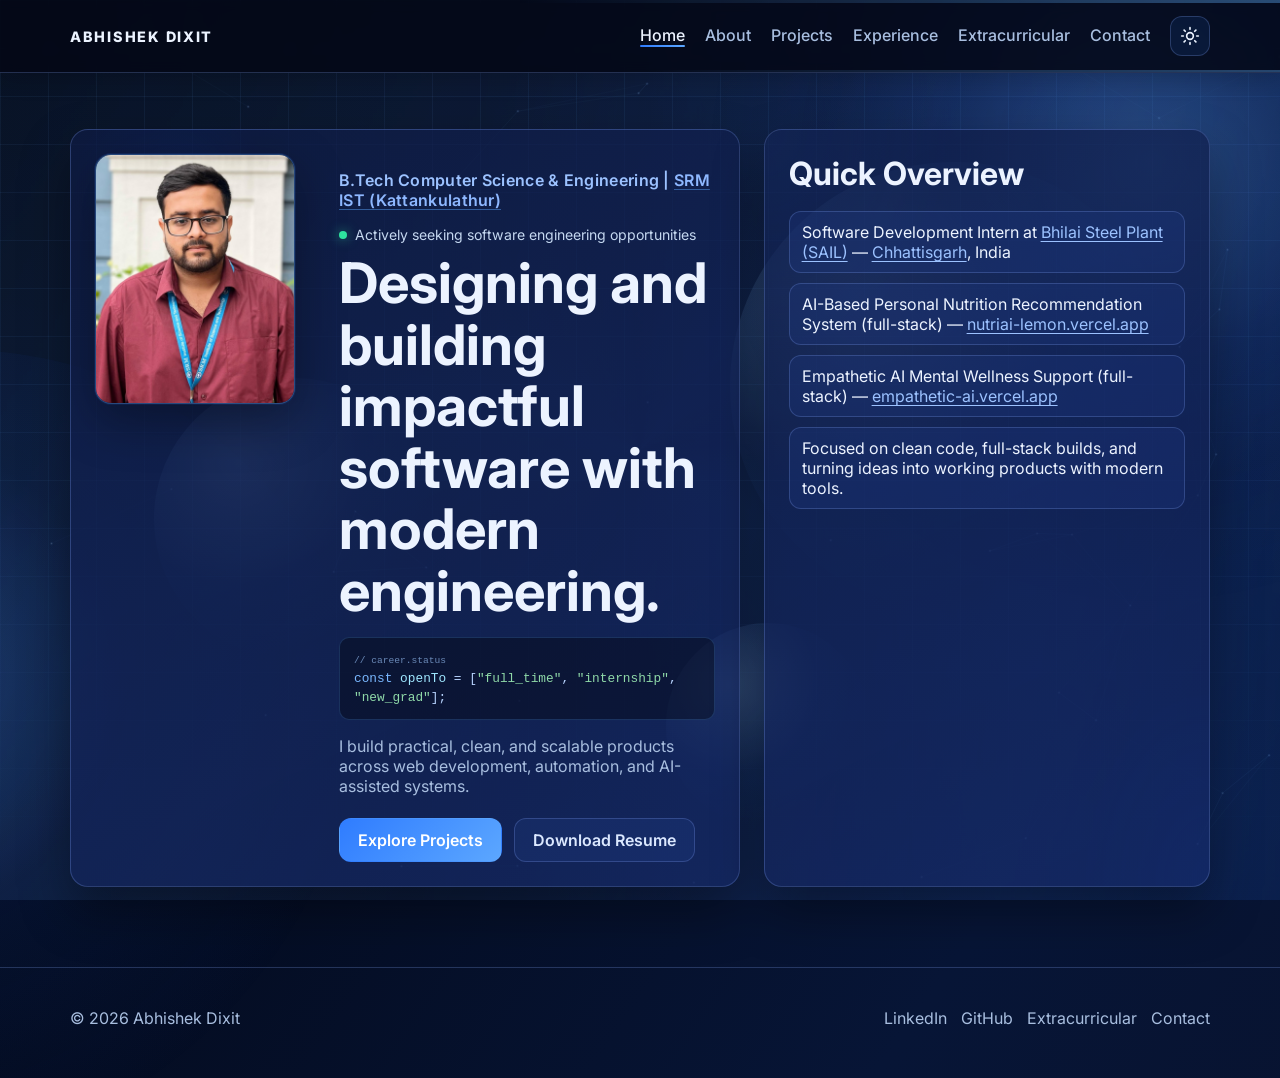
<file: index.html>
<!DOCTYPE html>
<html lang="en" data-theme="dark">
  <head>
    <meta charset="UTF-8" />
    <meta name="viewport" content="width=device-width, initial-scale=1.0" />
    <title>ABHISHEK DIXIT</title>
    <meta
      name="description"
      content="Abhishek Dixit — B.Tech CSE, software developer. Actively seeking software engineering opportunities."
    />
    <link rel="preconnect" href="https://fonts.googleapis.com" />
    <link rel="preconnect" href="https://fonts.gstatic.com" crossorigin />
    <link
      href="https://fonts.googleapis.com/css2?family=Inter:wght@400;500;600;700;800&display=swap"
      rel="stylesheet"
    />
    <link rel="stylesheet" href="styles.css" />
    <script>
      (function () {
        try {
          var t = localStorage.getItem("portfolio-theme");
          if (t === "light" || t === "dark") {
            document.documentElement.setAttribute("data-theme", t);
          } else {
            document.documentElement.setAttribute("data-theme", "dark");
          }
        } catch (e) {
          document.documentElement.setAttribute("data-theme", "dark");
        }
      })();
    </script>
  </head>
  <body>
    <div class="fx-backdrop" id="fxBackdrop" aria-hidden="true">
      <div class="fx-aurora" aria-hidden="true"></div>
      <div class="fx-mesh-conic" aria-hidden="true"></div>
      <div class="fx-orb-decor fx-orb-decor--1" aria-hidden="true"></div>
      <div class="fx-orb-decor fx-orb-decor--2" aria-hidden="true"></div>
      <div class="fx-orb-decor fx-orb-decor--3" aria-hidden="true"></div>
      <canvas class="fx-canvas" id="fxCanvas" width="1" height="1"></canvas>
    </div>
    <header class="site-header">
      <div class="container nav-wrap">
        <a class="brand" href="index.html">ABHISHEK DIXIT</a>
        <nav class="nav" id="navMenu">
          <a class="active" href="index.html">Home</a>
          <a href="about.html">About</a>
          <a href="projects.html">Projects</a>
          <a href="experience.html">Experience</a>
          <a href="extracurricular.html">Extracurricular</a>
          <a href="contact.html">Contact</a>
        </nav>
        <div class="header-end">
          <button
            class="theme-toggle"
            id="themeToggle"
            type="button"
            title="Light or dark theme"
            aria-label="Switch to light mode"
          >
            <span class="theme-icon theme-icon--sun" aria-hidden="true"
              ><svg
                width="20"
                height="20"
                viewBox="0 0 24 24"
                fill="none"
                stroke="currentColor"
                stroke-width="2"
                stroke-linecap="round"
                stroke-linejoin="round"
              >
                <circle cx="12" cy="12" r="4" />
                <path
                  d="M12 2v2M12 20v2M4.93 4.93l1.41 1.41M17.66 17.66l1.41 1.41M2 12h2M20 12h2M4.93 19.07l1.41-1.41M17.66 6.34l1.41-1.41"
                />
              </svg
            ></span>
            <span class="theme-icon theme-icon--moon" aria-hidden="true"
              ><svg
                width="20"
                height="20"
                viewBox="0 0 24 24"
                fill="none"
                stroke="currentColor"
                stroke-width="2"
                stroke-linecap="round"
                stroke-linejoin="round"
              >
                <path d="M21 12.79A9 9 0 1 1 11.21 3 7 7 0 0 0 21 12.79z" />
              </svg
            ></span>
          </button>
          <button
            type="button"
            class="menu-toggle"
            id="menuToggle"
            aria-label="Toggle navigation"
            aria-controls="navMenu"
            aria-expanded="false"
          >
            <span></span><span></span><span></span>
          </button>
        </div>
      </div>
    </header>

    <main class="page">
      <section class="container hero">
        <article class="card card-hero">
          <div class="hero-with-photo">
            <div class="profile-wrap profile-wrap--hero" title="Abhishek Dixit">
              <img
                src="profile.jpg"
                width="400"
                height="480"
                alt="Abhishek Dixit — B.Tech CSE, SRM IST"
                class="profile-photo"
                loading="eager"
                decoding="async"
              />
            </div>
            <div class="hero-text">
              <p class="eyebrow">
                B.Tech Computer Science &amp; Engineering |
                <a
                  class="ext-link"
                  href="https://www.srmist.edu.in/"
                  target="_blank"
                  rel="noopener noreferrer"
                  >SRM IST (Kattankulathur)</a
                >
              </p>
              <p class="status-line">
                <span class="status-dot" aria-hidden="true"></span>
                Actively seeking software engineering opportunities
              </p>
              <h1>Designing and building impactful software with modern engineering.</h1>
              <p class="code-snippet" aria-hidden="true">
                <span class="code-muted">// career.status</span><br />
                <span class="code-kw">const</span> <span class="code-name">openTo</span> =
                [<span class="code-str">"full_time"</span>, <span class="code-str">"internship"</span>,
                <span class="code-str">"new_grad"</span>];
              </p>
              <p class="muted">
                I build practical, clean, and scalable products across web development,
                automation, and AI-assisted systems.
              </p>
              <div class="cta">
                <a class="btn btn-primary" href="projects.html">Explore Projects</a>
                <a class="btn btn-ghost" href="resume.pdf" download>Download Resume</a>
              </div>
            </div>
          </div>
        </article>

        <article class="card">
          <h2 class="section-title">Quick Overview</h2>
          <ul class="stats">
            <li>
              Software Development Intern at
              <a
                class="ext-link"
                href="https://www.sail.co.in/en/plants/bhilai-steel-plant"
                target="_blank"
                rel="noopener noreferrer"
                >Bhilai Steel Plant (SAIL)</a
              >
              —
              <a
                class="ext-link"
                href="https://cgstate.gov.in/"
                target="_blank"
                rel="noopener noreferrer"
                >Chhattisgarh</a
              >, India
            </li>
            <li>
              AI-Based Personal Nutrition Recommendation System (full-stack) —
              <a
                class="ext-link"
                href="https://nutriai-lemon.vercel.app"
                target="_blank"
                rel="noopener noreferrer"
                >nutriai-lemon.vercel.app</a
              >
            </li>
            <li>
              Empathetic AI Mental Wellness Support (full-stack) —
              <a
                class="ext-link"
                href="https://empathetic-ai.vercel.app/"
                target="_blank"
                rel="noopener noreferrer"
                >empathetic-ai.vercel.app</a
              >
            </li>
            <li>
              Focused on clean code, full-stack builds, and turning ideas into working products with modern tools.
            </li>
          </ul>
        </article>
      </section>
    </main>

    <footer class="site-footer">
      <div class="container footer-wrap">
        <p class="muted">© <span id="year"></span> Abhishek Dixit</p>
        <div class="footer-links">
          <a href="https://linkedin.com/in/abhishek-dixit-203904288" target="_blank" rel="noreferrer">LinkedIn</a>
          <a href="https://github.com/abhishekdixit4" target="_blank" rel="noreferrer">GitHub</a>
          <a href="extracurricular.html">Extracurricular</a>
          <a href="contact.html">Contact</a>
        </div>
      </div>
    </footer>
    <script src="script.js"></script>
  </body>
</html>
</file>
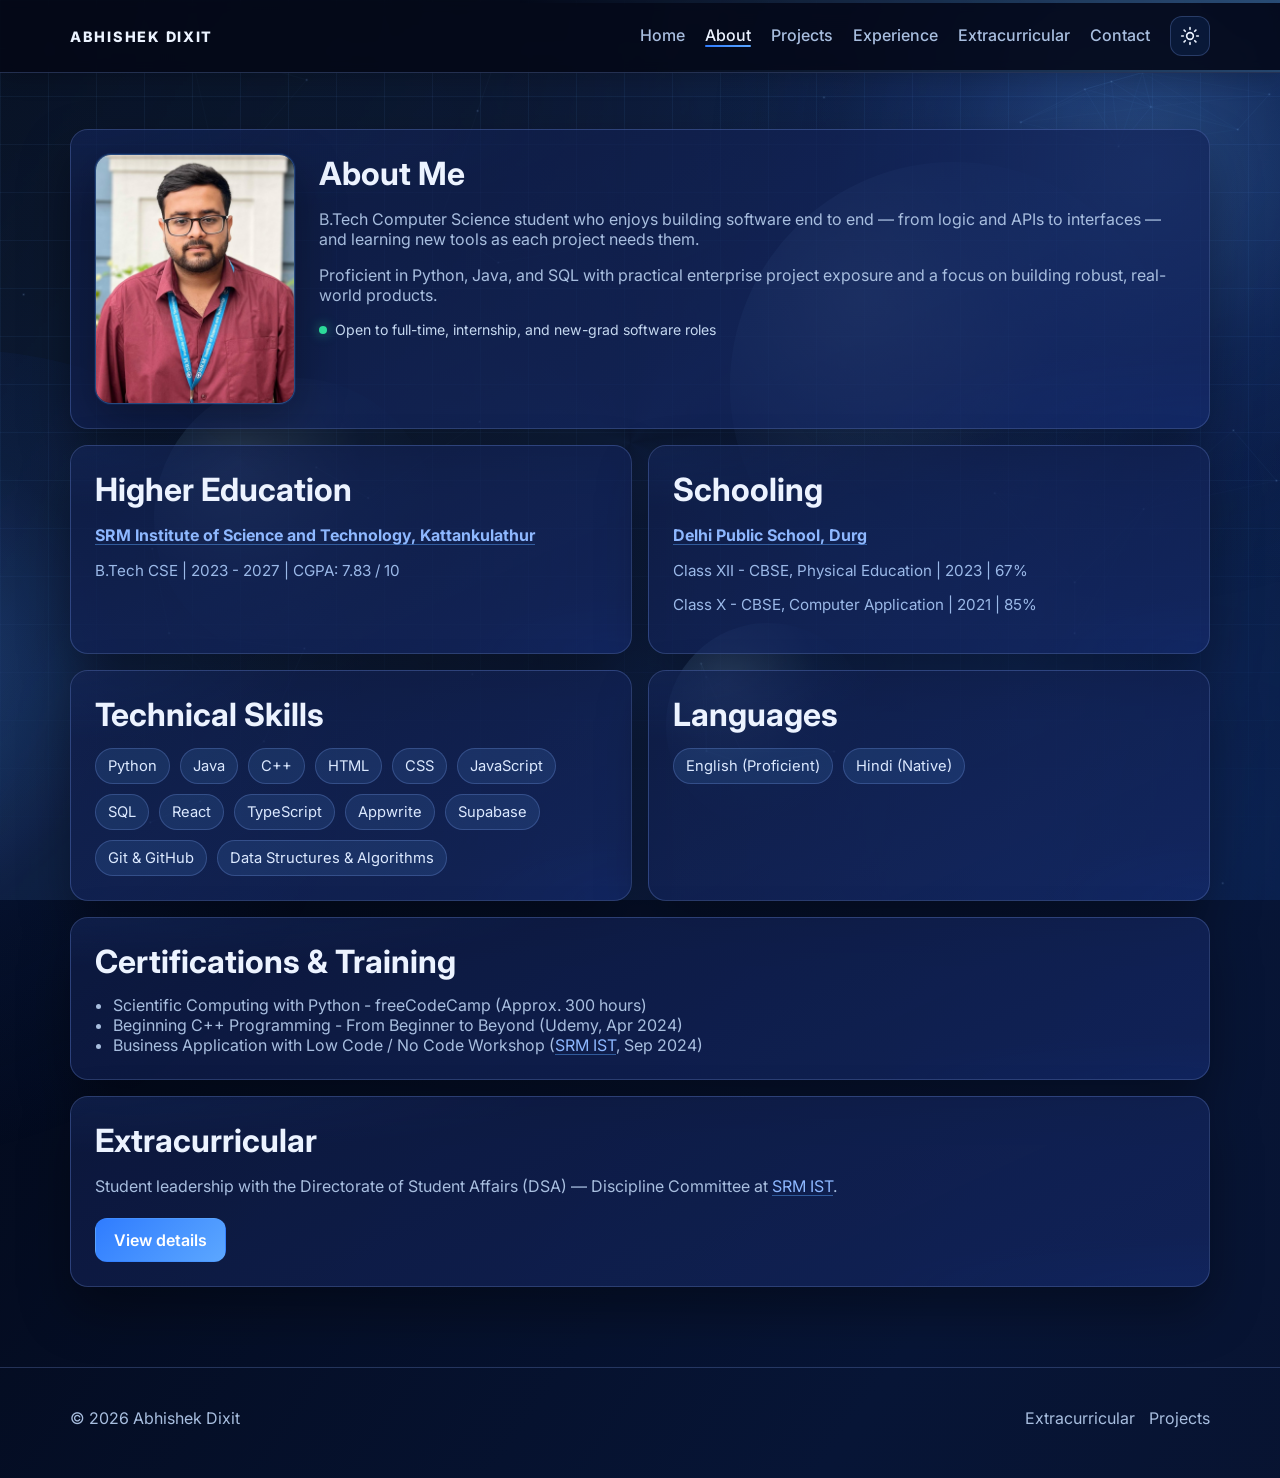
<file: about.html>
<!DOCTYPE html>
<html lang="en" data-theme="dark">
  <head>
    <meta charset="UTF-8" />
    <meta name="viewport" content="width=device-width, initial-scale=1.0" />
    <title>ABHISHEK DIXIT</title>
    <link rel="preconnect" href="https://fonts.googleapis.com" />
    <link rel="preconnect" href="https://fonts.gstatic.com" crossorigin />
    <link
      href="https://fonts.googleapis.com/css2?family=Inter:wght@400;500;600;700;800&display=swap"
      rel="stylesheet"
    />
    <link rel="stylesheet" href="styles.css" />
    <script>
      (function () {
        try {
          var t = localStorage.getItem("portfolio-theme");
          if (t === "light" || t === "dark") {
            document.documentElement.setAttribute("data-theme", t);
          } else {
            document.documentElement.setAttribute("data-theme", "dark");
          }
        } catch (e) {
          document.documentElement.setAttribute("data-theme", "dark");
        }
      })();
    </script>
  </head>
  <body>
    <div class="fx-backdrop" id="fxBackdrop" aria-hidden="true">
      <div class="fx-aurora" aria-hidden="true"></div>
      <div class="fx-mesh-conic" aria-hidden="true"></div>
      <div class="fx-orb-decor fx-orb-decor--1" aria-hidden="true"></div>
      <div class="fx-orb-decor fx-orb-decor--2" aria-hidden="true"></div>
      <div class="fx-orb-decor fx-orb-decor--3" aria-hidden="true"></div>
      <canvas class="fx-canvas" id="fxCanvas" width="1" height="1"></canvas>
    </div>
    <header class="site-header">
      <div class="container nav-wrap">
        <a class="brand" href="index.html">ABHISHEK DIXIT</a>
        <nav class="nav" id="navMenu">
          <a href="index.html">Home</a>
          <a class="active" href="about.html">About</a>
          <a href="projects.html">Projects</a>
          <a href="experience.html">Experience</a>
          <a href="extracurricular.html">Extracurricular</a>
          <a href="contact.html">Contact</a>
        </nav>
        <div class="header-end">
          <button
            class="theme-toggle"
            id="themeToggle"
            type="button"
            title="Light or dark theme"
            aria-label="Switch to light mode"
          >
            <span class="theme-icon theme-icon--sun" aria-hidden="true"
              ><svg
                width="20"
                height="20"
                viewBox="0 0 24 24"
                fill="none"
                stroke="currentColor"
                stroke-width="2"
                stroke-linecap="round"
                stroke-linejoin="round"
              >
                <circle cx="12" cy="12" r="4" />
                <path
                  d="M12 2v2M12 20v2M4.93 4.93l1.41 1.41M17.66 17.66l1.41 1.41M2 12h2M20 12h2M4.93 19.07l1.41-1.41M17.66 6.34l1.41-1.41"
                />
              </svg
            ></span>
            <span class="theme-icon theme-icon--moon" aria-hidden="true"
              ><svg
                width="20"
                height="20"
                viewBox="0 0 24 24"
                fill="none"
                stroke="currentColor"
                stroke-width="2"
                stroke-linecap="round"
                stroke-linejoin="round"
              >
                <path d="M21 12.79A9 9 0 1 1 11.21 3 7 7 0 0 0 21 12.79z" />
              </svg
            ></span>
          </button>
          <button
            type="button"
            class="menu-toggle"
            id="menuToggle"
            aria-label="Toggle navigation"
            aria-controls="navMenu"
            aria-expanded="false"
          >
            <span></span><span></span><span></span>
          </button>
        </div>
      </div>
    </header>

    <main class="page">
      <section class="container stack">
        <article class="card about-lead">
          <div class="about-with-photo">
            <div class="profile-wrap" title="Abhishek Dixit">
              <img
                src="profile.jpg"
                width="400"
                height="480"
                alt="Abhishek Dixit — B.Tech CSE, SRM IST"
                class="profile-photo"
                loading="lazy"
                decoding="async"
              />
            </div>
            <div>
              <h1 class="section-title">About Me</h1>
              <p class="muted">
                B.Tech Computer Science student who enjoys building software end to end — from
                logic and APIs to interfaces — and learning new tools as each project needs them.
              </p>
              <p class="muted">
                Proficient in Python, Java, and SQL with practical enterprise project
                exposure and a focus on building robust, real-world products.
              </p>
              <p class="status-line status-line--spaced">
                <span class="status-dot" aria-hidden="true"></span>
                Open to full-time, internship, and new-grad software roles
              </p>
            </div>
          </div>
        </article>

        <div class="grid-2">
          <article class="card">
            <h2 class="section-title">Higher Education</h2>
            <p>
              <strong>
                <a
                  class="ext-link"
                  href="https://www.srmist.edu.in/"
                  target="_blank"
                  rel="noopener noreferrer"
                  >SRM Institute of Science and Technology, Kattankulathur</a
                >
              </strong>
            </p>
            <p class="meta">B.Tech CSE | 2023 - 2027 | CGPA: 7.83 / 10</p>
          </article>

          <article class="card">
            <h2 class="section-title">Schooling</h2>
            <p>
              <strong>
                <a
                  class="ext-link"
                  href="https://www.dpsdurg.edu.in/"
                  target="_blank"
                  rel="noopener noreferrer"
                  >Delhi Public School, Durg</a
                >
              </strong>
            </p>
            <p class="meta">Class XII - CBSE, Physical Education | 2023 | 67%</p>
            <p class="meta">Class X - CBSE, Computer Application | 2021 | 85%</p>
          </article>
        </div>

        <div class="grid-2">
          <article class="card">
            <h2 class="section-title">Technical Skills</h2>
            <div class="chip-row">
              <span class="chip">Python</span>
              <span class="chip">Java</span>
              <span class="chip">C++</span>
              <span class="chip">HTML</span>
              <span class="chip">CSS</span>
              <span class="chip">JavaScript</span>
              <span class="chip">SQL</span>
              <span class="chip">React</span>
              <span class="chip">TypeScript</span>
              <span class="chip">Appwrite</span>
              <span class="chip">Supabase</span>
              <span class="chip">Git & GitHub</span>
              <span class="chip">Data Structures & Algorithms</span>
            </div>
          </article>

          <article class="card">
            <h2 class="section-title">Languages</h2>
            <div class="chip-row">
              <span class="chip">English (Proficient)</span>
              <span class="chip">Hindi (Native)</span>
            </div>
          </article>
        </div>

        <article class="card">
          <h2 class="section-title">Certifications & Training</h2>
          <ul class="list">
            <li>Scientific Computing with Python - freeCodeCamp (Approx. 300 hours)</li>
            <li>Beginning C++ Programming - From Beginner to Beyond (Udemy, Apr 2024)</li>
            <li>
              Business Application with Low Code / No Code Workshop (<a
                class="ext-link"
                href="https://www.srmist.edu.in/"
                target="_blank"
                rel="noopener noreferrer"
                >SRM IST</a
              >, Sep 2024)
            </li>
          </ul>
        </article>

        <article class="card">
          <h2 class="section-title">Extracurricular</h2>
          <p class="muted">
            Student leadership with the Directorate of Student Affairs (DSA) — Discipline Committee at
            <a
              class="ext-link"
              href="https://www.srmist.edu.in/"
              target="_blank"
              rel="noopener noreferrer"
              >SRM IST</a
            >.
          </p>
          <div class="cta">
            <a class="btn btn-primary" href="extracurricular.html">View details</a>
          </div>
        </article>
      </section>
    </main>

    <footer class="site-footer">
      <div class="container footer-wrap">
        <p class="muted">© <span id="year"></span> Abhishek Dixit</p>
        <div class="footer-links">
          <a href="extracurricular.html">Extracurricular</a>
          <a href="projects.html">Projects</a>
        </div>
      </div>
    </footer>
    <script src="script.js"></script>
  </body>
</html>
</file>
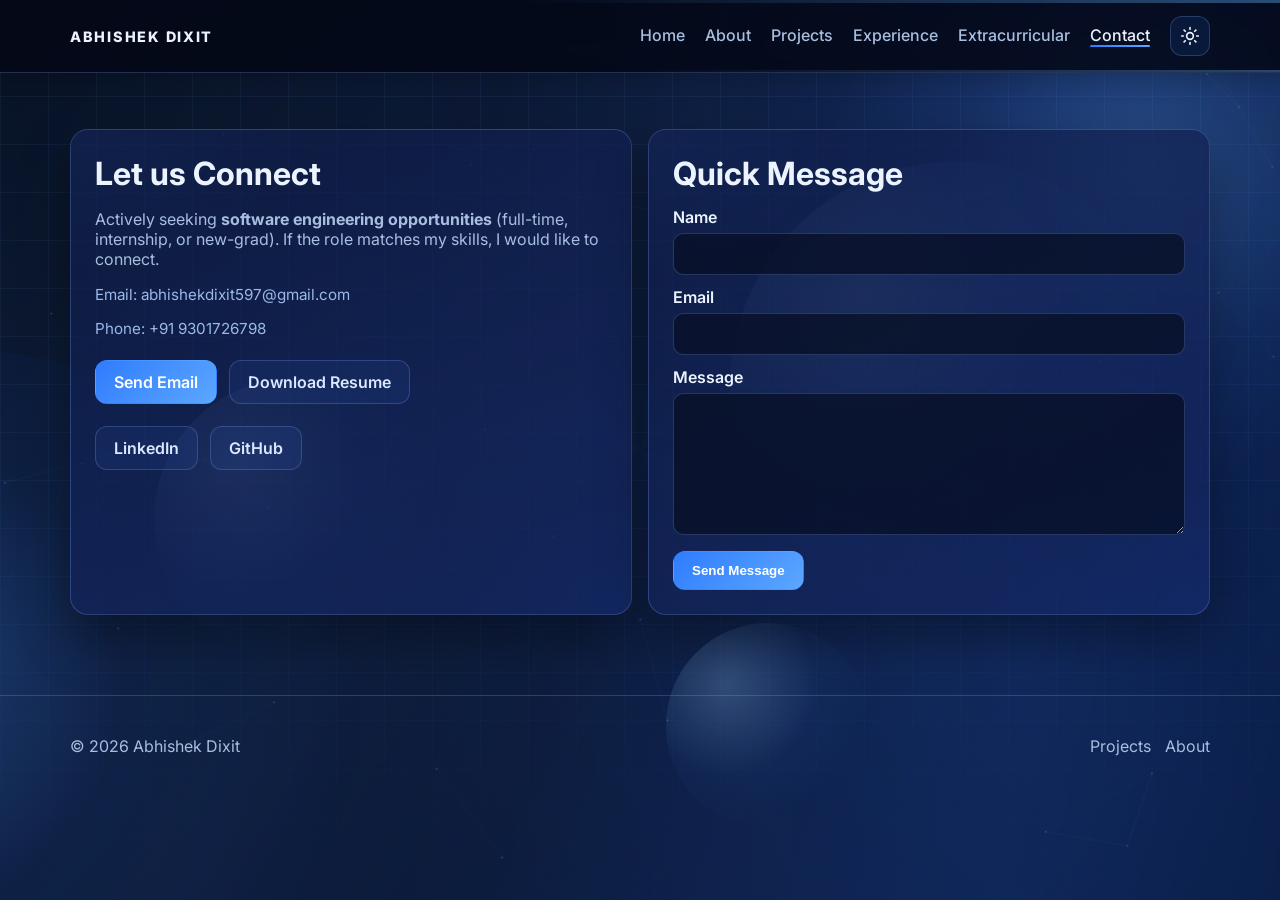
<file: contact.html>
<!DOCTYPE html>
<html lang="en" data-theme="dark">
  <head>
    <meta charset="UTF-8" />
    <meta name="viewport" content="width=device-width, initial-scale=1.0" />
    <title>ABHISHEK DIXIT</title>
    <link rel="preconnect" href="https://fonts.googleapis.com" />
    <link rel="preconnect" href="https://fonts.gstatic.com" crossorigin />
    <link
      href="https://fonts.googleapis.com/css2?family=Inter:wght@400;500;600;700;800&display=swap"
      rel="stylesheet"
    />
    <link rel="stylesheet" href="styles.css" />
    <script>
      (function () {
        try {
          var t = localStorage.getItem("portfolio-theme");
          if (t === "light" || t === "dark") {
            document.documentElement.setAttribute("data-theme", t);
          } else {
            document.documentElement.setAttribute("data-theme", "dark");
          }
        } catch (e) {
          document.documentElement.setAttribute("data-theme", "dark");
        }
      })();
    </script>
  </head>
  <body>
    <div class="fx-backdrop" id="fxBackdrop" aria-hidden="true">
      <div class="fx-aurora" aria-hidden="true"></div>
      <div class="fx-mesh-conic" aria-hidden="true"></div>
      <div class="fx-orb-decor fx-orb-decor--1" aria-hidden="true"></div>
      <div class="fx-orb-decor fx-orb-decor--2" aria-hidden="true"></div>
      <div class="fx-orb-decor fx-orb-decor--3" aria-hidden="true"></div>
      <canvas class="fx-canvas" id="fxCanvas" width="1" height="1"></canvas>
    </div>
    <header class="site-header">
      <div class="container nav-wrap">
        <a class="brand" href="index.html">ABHISHEK DIXIT</a>
        <nav class="nav" id="navMenu">
          <a href="index.html">Home</a>
          <a href="about.html">About</a>
          <a href="projects.html">Projects</a>
          <a href="experience.html">Experience</a>
          <a href="extracurricular.html">Extracurricular</a>
          <a class="active" href="contact.html">Contact</a>
        </nav>
        <div class="header-end">
          <button
            class="theme-toggle"
            id="themeToggle"
            type="button"
            title="Light or dark theme"
            aria-label="Switch to light mode"
          >
            <span class="theme-icon theme-icon--sun" aria-hidden="true"
              ><svg
                width="20"
                height="20"
                viewBox="0 0 24 24"
                fill="none"
                stroke="currentColor"
                stroke-width="2"
                stroke-linecap="round"
                stroke-linejoin="round"
              >
                <circle cx="12" cy="12" r="4" />
                <path
                  d="M12 2v2M12 20v2M4.93 4.93l1.41 1.41M17.66 17.66l1.41 1.41M2 12h2M20 12h2M4.93 19.07l1.41-1.41M17.66 6.34l1.41-1.41"
                />
              </svg
            ></span>
            <span class="theme-icon theme-icon--moon" aria-hidden="true"
              ><svg
                width="20"
                height="20"
                viewBox="0 0 24 24"
                fill="none"
                stroke="currentColor"
                stroke-width="2"
                stroke-linecap="round"
                stroke-linejoin="round"
              >
                <path d="M21 12.79A9 9 0 1 1 11.21 3 7 7 0 0 0 21 12.79z" />
              </svg
            ></span>
          </button>
          <button
            type="button"
            class="menu-toggle"
            id="menuToggle"
            aria-label="Toggle navigation"
            aria-controls="navMenu"
            aria-expanded="false"
          >
            <span></span><span></span><span></span>
          </button>
        </div>
      </div>
    </header>

    <main class="page">
      <section class="container contact-grid">
        <article class="card">
          <h1 class="section-title">Let us Connect</h1>
          <p class="muted">
            Actively seeking <strong>software engineering opportunities</strong> (full-time, internship, or
            new-grad). If the role matches my skills, I would like to connect.
          </p>
          <p class="meta">Email: abhishekdixit597@gmail.com</p>
          <p class="meta">Phone: +91 9301726798</p>
          <div class="cta">
            <a class="btn btn-primary" href="mailto:abhishekdixit597@gmail.com">Send Email</a>
            <a class="btn btn-ghost" href="resume.pdf" download>Download Resume</a>
          </div>
          <div class="cta">
            <a class="btn btn-ghost" href="https://linkedin.com/in/abhishek-dixit-203904288" target="_blank" rel="noreferrer">LinkedIn</a>
            <a class="btn btn-ghost" href="https://github.com/abhishekdixit4" target="_blank" rel="noreferrer">GitHub</a>
          </div>
        </article>

        <article class="card">
          <h2 class="section-title">Quick Message</h2>
          <p class="form-success" id="formSuccess" role="status" hidden>
            Thanks — your message was sent. I will get back to you soon.
          </p>
          <!-- Web3Forms: set access_key (dashboard → Form Setup). Set redirect to your full live URL, e.g. https://yoursite.vercel.app/contact.html?success=1 -->
          <form
            id="contactForm"
            class="w3f-form"
            action="https://api.web3forms.com/submit"
            method="POST"
          >
            <input
              type="hidden"
              name="access_key"
              value="f6e42b36-4742-488d-83eb-3c853c7a2608"
            />
            <input type="hidden" name="subject" value="Message from portfolio — ABHISHEK DIXIT" />
            <input type="hidden" name="from_name" value="Portfolio contact form" />
            <label for="name">Name</label>
            <input id="name" name="name" type="text" required autocomplete="name" />
            <label for="email">Email</label>
            <input
              id="email"
              name="email"
              type="email"
              required
              autocomplete="email"
            />
            <label for="message">Message</label>
            <textarea
              id="message"
              name="message"
              rows="6"
              required
            ></textarea>
            <button class="btn btn-primary" type="submit">Send Message</button>
          </form>
        </article>
      </section>
    </main>

    <footer class="site-footer">
      <div class="container footer-wrap">
        <p class="muted">© <span id="year"></span> Abhishek Dixit</p>
        <div class="footer-links">
          <a href="projects.html">Projects</a>
          <a href="about.html">About</a>
        </div>
      </div>
    </footer>
    <script src="script.js"></script>
  </body>
</html>
</file>
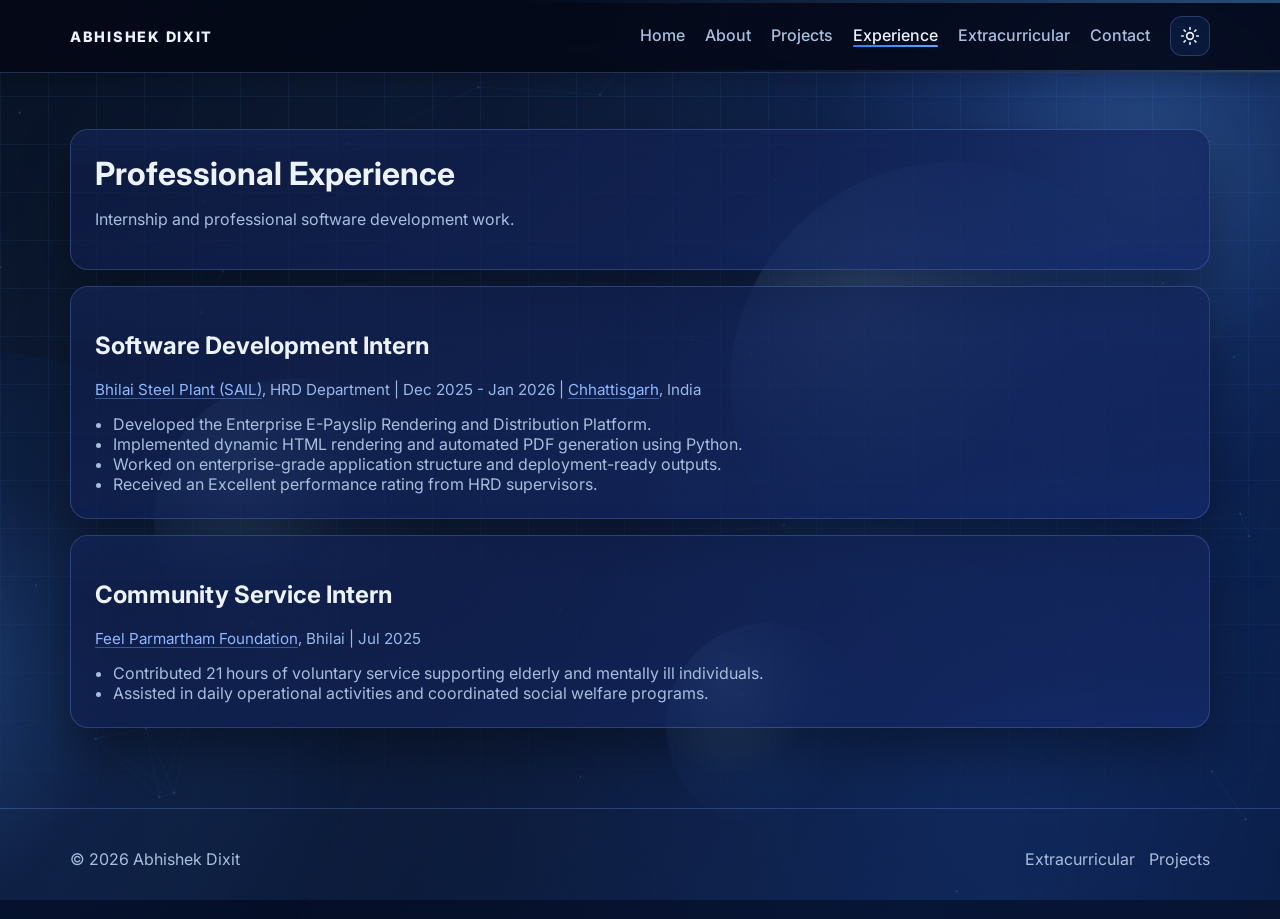
<file: experience.html>
<!DOCTYPE html>
<html lang="en" data-theme="dark">
  <head>
    <meta charset="UTF-8" />
    <meta name="viewport" content="width=device-width, initial-scale=1.0" />
    <title>ABHISHEK DIXIT</title>
    <link rel="preconnect" href="https://fonts.googleapis.com" />
    <link rel="preconnect" href="https://fonts.gstatic.com" crossorigin />
    <link
      href="https://fonts.googleapis.com/css2?family=Inter:wght@400;500;600;700;800&display=swap"
      rel="stylesheet"
    />
    <link rel="stylesheet" href="styles.css" />
    <script>
      (function () {
        try {
          var t = localStorage.getItem("portfolio-theme");
          if (t === "light" || t === "dark") {
            document.documentElement.setAttribute("data-theme", t);
          } else {
            document.documentElement.setAttribute("data-theme", "dark");
          }
        } catch (e) {
          document.documentElement.setAttribute("data-theme", "dark");
        }
      })();
    </script>
  </head>
  <body>
    <div class="fx-backdrop" id="fxBackdrop" aria-hidden="true">
      <div class="fx-aurora" aria-hidden="true"></div>
      <div class="fx-mesh-conic" aria-hidden="true"></div>
      <div class="fx-orb-decor fx-orb-decor--1" aria-hidden="true"></div>
      <div class="fx-orb-decor fx-orb-decor--2" aria-hidden="true"></div>
      <div class="fx-orb-decor fx-orb-decor--3" aria-hidden="true"></div>
      <canvas class="fx-canvas" id="fxCanvas" width="1" height="1"></canvas>
    </div>
    <header class="site-header">
      <div class="container nav-wrap">
        <a class="brand" href="index.html">ABHISHEK DIXIT</a>
        <nav class="nav" id="navMenu">
          <a href="index.html">Home</a>
          <a href="about.html">About</a>
          <a href="projects.html">Projects</a>
          <a class="active" href="experience.html">Experience</a>
          <a href="extracurricular.html">Extracurricular</a>
          <a href="contact.html">Contact</a>
        </nav>
        <div class="header-end">
          <button
            class="theme-toggle"
            id="themeToggle"
            type="button"
            title="Light or dark theme"
            aria-label="Switch to light mode"
          >
            <span class="theme-icon theme-icon--sun" aria-hidden="true"
              ><svg
                width="20"
                height="20"
                viewBox="0 0 24 24"
                fill="none"
                stroke="currentColor"
                stroke-width="2"
                stroke-linecap="round"
                stroke-linejoin="round"
              >
                <circle cx="12" cy="12" r="4" />
                <path
                  d="M12 2v2M12 20v2M4.93 4.93l1.41 1.41M17.66 17.66l1.41 1.41M2 12h2M20 12h2M4.93 19.07l1.41-1.41M17.66 6.34l1.41-1.41"
                />
              </svg
            ></span>
            <span class="theme-icon theme-icon--moon" aria-hidden="true"
              ><svg
                width="20"
                height="20"
                viewBox="0 0 24 24"
                fill="none"
                stroke="currentColor"
                stroke-width="2"
                stroke-linecap="round"
                stroke-linejoin="round"
              >
                <path d="M21 12.79A9 9 0 1 1 11.21 3 7 7 0 0 0 21 12.79z" />
              </svg
            ></span>
          </button>
          <button
            type="button"
            class="menu-toggle"
            id="menuToggle"
            aria-label="Toggle navigation"
            aria-controls="navMenu"
            aria-expanded="false"
          >
            <span></span><span></span><span></span>
          </button>
        </div>
      </div>
    </header>

    <main class="page">
      <section class="container stack">
        <article class="card">
          <h1 class="section-title">Professional Experience</h1>
          <p class="muted">Internship and professional software development work.</p>
        </article>

        <article class="card">
          <h2>Software Development Intern</h2>
          <p class="meta">
            <a
              class="ext-link"
              href="https://www.sail.co.in/en/plants/bhilai-steel-plant"
              target="_blank"
              rel="noopener noreferrer"
              >Bhilai Steel Plant (SAIL)</a
            >, HRD Department | Dec 2025 - Jan 2026 |
            <a
              class="ext-link"
              href="https://cgstate.gov.in/"
              target="_blank"
              rel="noopener noreferrer"
              >Chhattisgarh</a
            >, India
          </p>
          <ul class="list">
            <li>Developed the Enterprise E-Payslip Rendering and Distribution Platform.</li>
            <li>Implemented dynamic HTML rendering and automated PDF generation using Python.</li>
            <li>Worked on enterprise-grade application structure and deployment-ready outputs.</li>
            <li>Received an Excellent performance rating from HRD supervisors.</li>
          </ul>
        </article>

        <article class="card">
          <h2>Community Service Intern</h2>
          <p class="meta">
            <a
              class="ext-link"
              href="https://feelparmartham.org/"
              target="_blank"
              rel="noopener noreferrer"
              >Feel Parmartham Foundation</a
            >, Bhilai | Jul 2025
          </p>
          <ul class="list">
            <li>Contributed 21 hours of voluntary service supporting elderly and mentally ill individuals.</li>
            <li>Assisted in daily operational activities and coordinated social welfare programs.</li>
          </ul>
        </article>
      </section>
    </main>

    <footer class="site-footer">
      <div class="container footer-wrap">
        <p class="muted">© <span id="year"></span> Abhishek Dixit</p>
        <div class="footer-links">
          <a href="extracurricular.html">Extracurricular</a>
          <a href="projects.html">Projects</a>
        </div>
      </div>
    </footer>
    <script src="script.js"></script>
  </body>
</html>
</file>
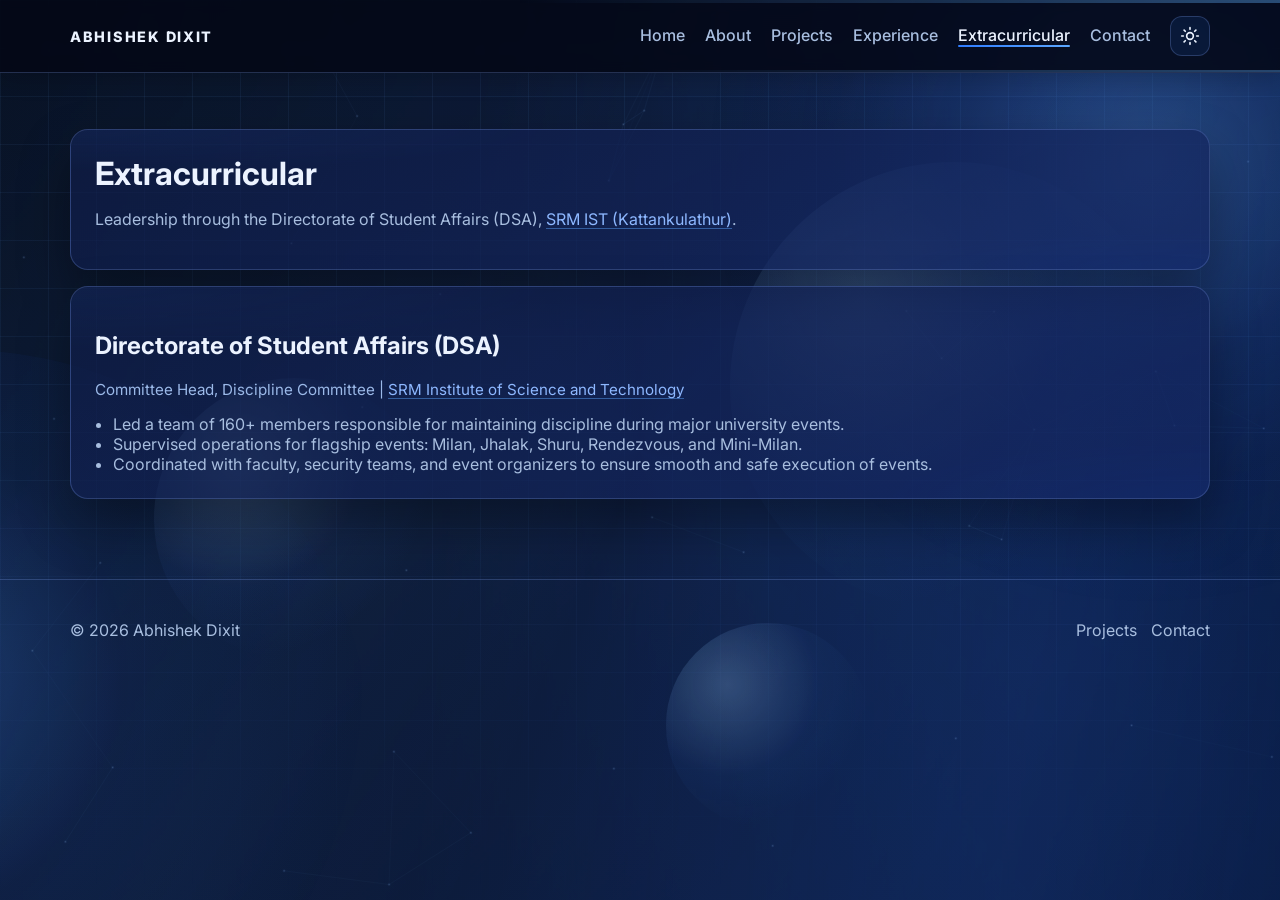
<file: extracurricular.html>
<!DOCTYPE html>
<html lang="en" data-theme="dark">
  <head>
    <meta charset="UTF-8" />
    <meta name="viewport" content="width=device-width, initial-scale=1.0" />
    <title>ABHISHEK DIXIT</title>
    <link rel="preconnect" href="https://fonts.googleapis.com" />
    <link rel="preconnect" href="https://fonts.gstatic.com" crossorigin />
    <link
      href="https://fonts.googleapis.com/css2?family=Inter:wght@400;500;600;700;800&display=swap"
      rel="stylesheet"
    />
    <link rel="stylesheet" href="styles.css" />
    <script>
      (function () {
        try {
          var t = localStorage.getItem("portfolio-theme");
          if (t === "light" || t === "dark") {
            document.documentElement.setAttribute("data-theme", t);
          } else {
            document.documentElement.setAttribute("data-theme", "dark");
          }
        } catch (e) {
          document.documentElement.setAttribute("data-theme", "dark");
        }
      })();
    </script>
  </head>
  <body>
    <div class="fx-backdrop" id="fxBackdrop" aria-hidden="true">
      <div class="fx-aurora" aria-hidden="true"></div>
      <div class="fx-mesh-conic" aria-hidden="true"></div>
      <div class="fx-orb-decor fx-orb-decor--1" aria-hidden="true"></div>
      <div class="fx-orb-decor fx-orb-decor--2" aria-hidden="true"></div>
      <div class="fx-orb-decor fx-orb-decor--3" aria-hidden="true"></div>
      <canvas class="fx-canvas" id="fxCanvas" width="1" height="1"></canvas>
    </div>
    <header class="site-header">
      <div class="container nav-wrap">
        <a class="brand" href="index.html">ABHISHEK DIXIT</a>
        <nav class="nav" id="navMenu">
          <a href="index.html">Home</a>
          <a href="about.html">About</a>
          <a href="projects.html">Projects</a>
          <a href="experience.html">Experience</a>
          <a class="active" href="extracurricular.html">Extracurricular</a>
          <a href="contact.html">Contact</a>
        </nav>
        <div class="header-end">
          <button
            class="theme-toggle"
            id="themeToggle"
            type="button"
            title="Light or dark theme"
            aria-label="Switch to light mode"
          >
            <span class="theme-icon theme-icon--sun" aria-hidden="true"
              ><svg
                width="20"
                height="20"
                viewBox="0 0 24 24"
                fill="none"
                stroke="currentColor"
                stroke-width="2"
                stroke-linecap="round"
                stroke-linejoin="round"
              >
                <circle cx="12" cy="12" r="4" />
                <path
                  d="M12 2v2M12 20v2M4.93 4.93l1.41 1.41M17.66 17.66l1.41 1.41M2 12h2M20 12h2M4.93 19.07l1.41-1.41M17.66 6.34l1.41-1.41"
                />
              </svg
            ></span>
            <span class="theme-icon theme-icon--moon" aria-hidden="true"
              ><svg
                width="20"
                height="20"
                viewBox="0 0 24 24"
                fill="none"
                stroke="currentColor"
                stroke-width="2"
                stroke-linecap="round"
                stroke-linejoin="round"
              >
                <path d="M21 12.79A9 9 0 1 1 11.21 3 7 7 0 0 0 21 12.79z" />
              </svg
            ></span>
          </button>
          <button
            type="button"
            class="menu-toggle"
            id="menuToggle"
            aria-label="Toggle navigation"
            aria-controls="navMenu"
            aria-expanded="false"
          >
            <span></span><span></span><span></span>
          </button>
        </div>
      </div>
    </header>

    <main class="page">
      <section class="container stack">
        <article class="card">
          <h1 class="section-title">Extracurricular</h1>
          <p class="muted">
            Leadership through the Directorate of Student Affairs (DSA),
            <a
              class="ext-link"
              href="https://www.srmist.edu.in/"
              target="_blank"
              rel="noopener noreferrer"
              >SRM IST (Kattankulathur)</a
            >.
          </p>
        </article>

        <article class="card">
          <h2>Directorate of Student Affairs (DSA)</h2>
          <p class="meta">
            Committee Head, Discipline Committee |
            <a
              class="ext-link"
              href="https://www.srmist.edu.in/"
              target="_blank"
              rel="noopener noreferrer"
              >SRM Institute of Science and Technology</a
            >
          </p>
          <ul class="list">
            <li>Led a team of 160+ members responsible for maintaining discipline during major university events.</li>
            <li>Supervised operations for flagship events: Milan, Jhalak, Shuru, Rendezvous, and Mini-Milan.</li>
            <li>Coordinated with faculty, security teams, and event organizers to ensure smooth and safe execution of events.</li>
          </ul>
        </article>
      </section>
    </main>

    <footer class="site-footer">
      <div class="container footer-wrap">
        <p class="muted">© <span id="year"></span> Abhishek Dixit</p>
        <div class="footer-links">
          <a href="projects.html">Projects</a>
          <a href="contact.html">Contact</a>
        </div>
      </div>
    </footer>
    <script src="script.js"></script>
  </body>
</html>
</file>
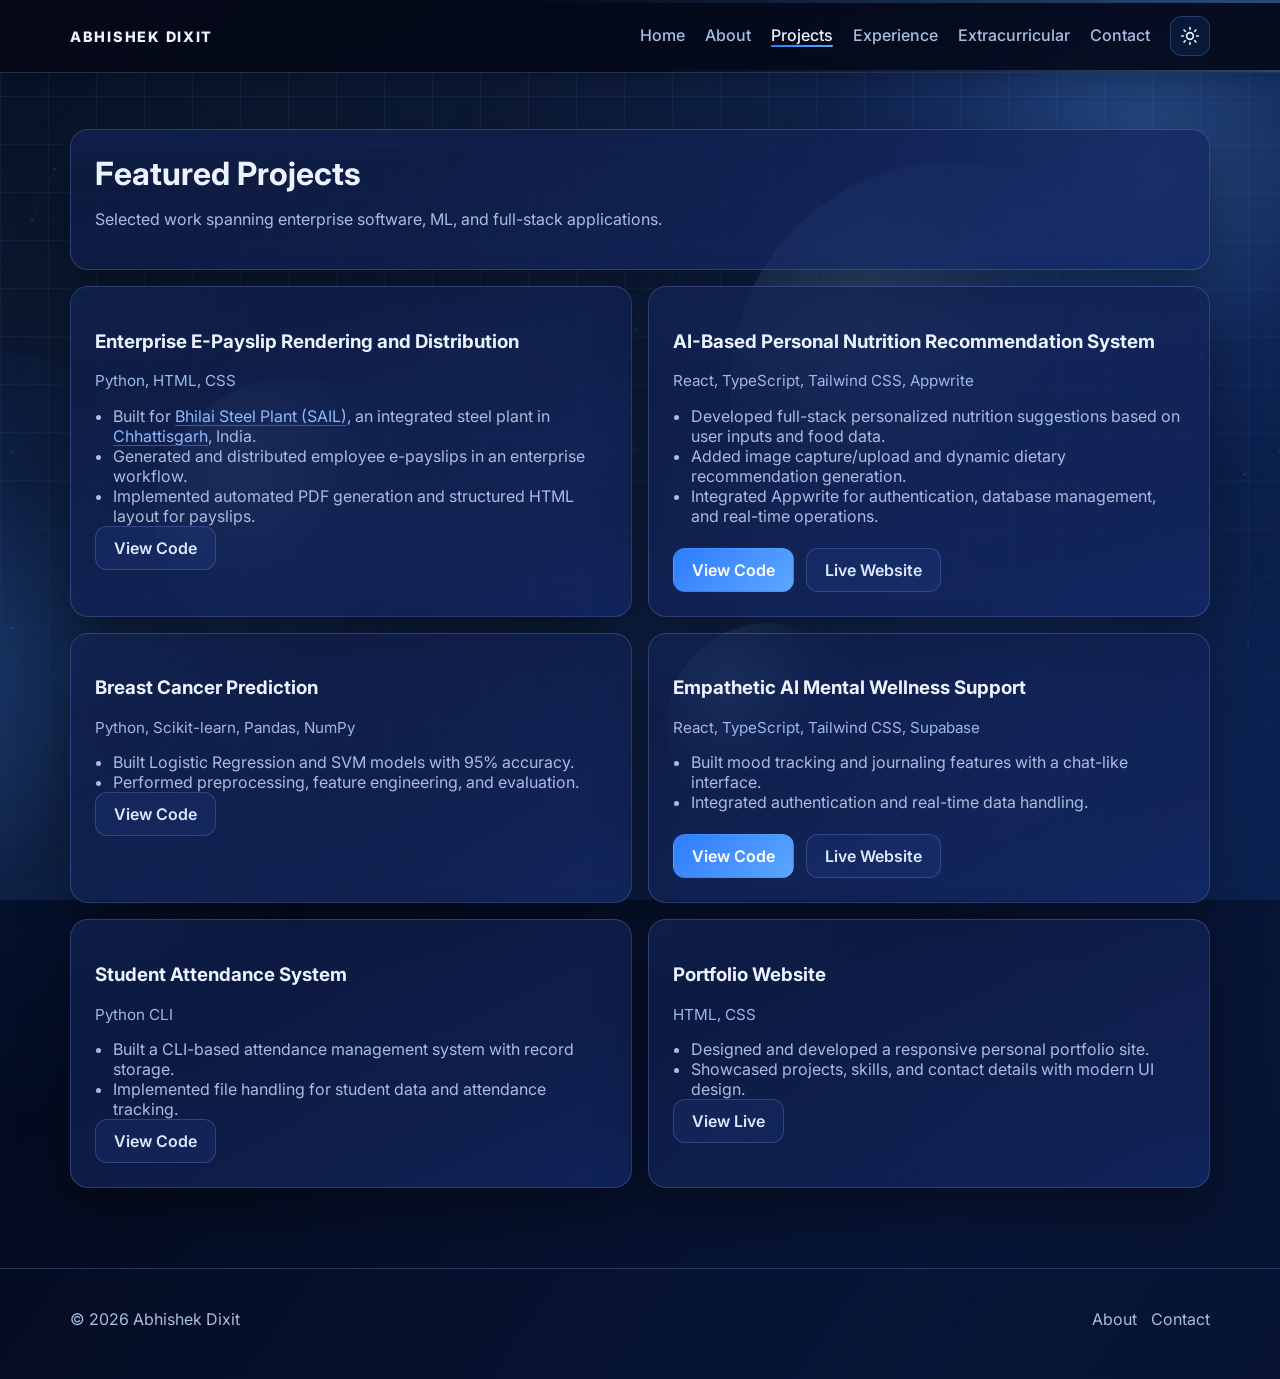
<file: projects.html>
<!DOCTYPE html>
<html lang="en" data-theme="dark">
  <head>
    <meta charset="UTF-8" />
    <meta name="viewport" content="width=device-width, initial-scale=1.0" />
    <title>ABHISHEK DIXIT</title>
    <link rel="preconnect" href="https://fonts.googleapis.com" />
    <link rel="preconnect" href="https://fonts.gstatic.com" crossorigin />
    <link
      href="https://fonts.googleapis.com/css2?family=Inter:wght@400;500;600;700;800&display=swap"
      rel="stylesheet"
    />
    <link rel="stylesheet" href="styles.css" />
    <script>
      (function () {
        try {
          var t = localStorage.getItem("portfolio-theme");
          if (t === "light" || t === "dark") {
            document.documentElement.setAttribute("data-theme", t);
          } else {
            document.documentElement.setAttribute("data-theme", "dark");
          }
        } catch (e) {
          document.documentElement.setAttribute("data-theme", "dark");
        }
      })();
    </script>
  </head>
  <body>
    <div class="fx-backdrop" id="fxBackdrop" aria-hidden="true">
      <div class="fx-aurora" aria-hidden="true"></div>
      <div class="fx-mesh-conic" aria-hidden="true"></div>
      <div class="fx-orb-decor fx-orb-decor--1" aria-hidden="true"></div>
      <div class="fx-orb-decor fx-orb-decor--2" aria-hidden="true"></div>
      <div class="fx-orb-decor fx-orb-decor--3" aria-hidden="true"></div>
      <canvas class="fx-canvas" id="fxCanvas" width="1" height="1"></canvas>
    </div>
    <header class="site-header">
      <div class="container nav-wrap">
        <a class="brand" href="index.html">ABHISHEK DIXIT</a>
        <nav class="nav" id="navMenu">
          <a href="index.html">Home</a>
          <a href="about.html">About</a>
          <a class="active" href="projects.html">Projects</a>
          <a href="experience.html">Experience</a>
          <a href="extracurricular.html">Extracurricular</a>
          <a href="contact.html">Contact</a>
        </nav>
        <div class="header-end">
          <button
            class="theme-toggle"
            id="themeToggle"
            type="button"
            title="Light or dark theme"
            aria-label="Switch to light mode"
          >
            <span class="theme-icon theme-icon--sun" aria-hidden="true"
              ><svg
                width="20"
                height="20"
                viewBox="0 0 24 24"
                fill="none"
                stroke="currentColor"
                stroke-width="2"
                stroke-linecap="round"
                stroke-linejoin="round"
              >
                <circle cx="12" cy="12" r="4" />
                <path
                  d="M12 2v2M12 20v2M4.93 4.93l1.41 1.41M17.66 17.66l1.41 1.41M2 12h2M20 12h2M4.93 19.07l1.41-1.41M17.66 6.34l1.41-1.41"
                />
              </svg
            ></span>
            <span class="theme-icon theme-icon--moon" aria-hidden="true"
              ><svg
                width="20"
                height="20"
                viewBox="0 0 24 24"
                fill="none"
                stroke="currentColor"
                stroke-width="2"
                stroke-linecap="round"
                stroke-linejoin="round"
              >
                <path d="M21 12.79A9 9 0 1 1 11.21 3 7 7 0 0 0 21 12.79z" />
              </svg
            ></span>
          </button>
          <button
            type="button"
            class="menu-toggle"
            id="menuToggle"
            aria-label="Toggle navigation"
            aria-controls="navMenu"
            aria-expanded="false"
          >
            <span></span><span></span><span></span>
          </button>
        </div>
      </div>
    </header>

    <main class="page">
      <section class="container stack">
        <article class="card">
          <h1 class="section-title">Featured Projects</h1>
          <p class="muted">Selected work spanning enterprise software, ML, and full-stack applications.</p>
        </article>

        <section class="grid-2">
          <article class="card">
            <h3>Enterprise E-Payslip Rendering and Distribution</h3>
            <p class="meta">Python, HTML, CSS</p>
            <ul class="list">
              <li>
                Built for
                <a
                  class="ext-link"
                  href="https://www.sail.co.in/en/plants/bhilai-steel-plant"
                  target="_blank"
                  rel="noopener noreferrer"
                  >Bhilai Steel Plant (SAIL)</a
                >, an integrated steel plant in
                <a
                  class="ext-link"
                  href="https://cgstate.gov.in/"
                  target="_blank"
                  rel="noopener noreferrer"
                  >Chhattisgarh</a
                >, India.
              </li>
              <li>Generated and distributed employee e-payslips in an enterprise workflow.</li>
              <li>Implemented automated PDF generation and structured HTML layout for payslips.</li>
            </ul>
            <a class="btn btn-ghost" href="https://github.com/abhishekdixit4" target="_blank" rel="noreferrer">View Code</a>
          </article>

          <article class="card">
            <h3>AI-Based Personal Nutrition Recommendation System</h3>
            <p class="meta">React, TypeScript, Tailwind CSS, Appwrite</p>
            <ul class="list">
              <li>Developed full-stack personalized nutrition suggestions based on user inputs and food data.</li>
              <li>Added image capture/upload and dynamic dietary recommendation generation.</li>
              <li>Integrated Appwrite for authentication, database management, and real-time operations.</li>
            </ul>
            <div class="cta">
              <a class="btn btn-primary" href="https://github.com/abhishekdixit4" target="_blank" rel="noreferrer">View Code</a>
              <a class="btn btn-ghost" href="https://nutriai-lemon.vercel.app" target="_blank" rel="noreferrer">Live Website</a>
            </div>
          </article>

          <article class="card">
            <h3>Breast Cancer Prediction</h3>
            <p class="meta">Python, Scikit-learn, Pandas, NumPy</p>
            <ul class="list">
              <li>Built Logistic Regression and SVM models with 95% accuracy.</li>
              <li>Performed preprocessing, feature engineering, and evaluation.</li>
            </ul>
            <a class="btn btn-ghost" href="https://github.com/abhishekdixit4" target="_blank" rel="noreferrer">View Code</a>
          </article>

          <article class="card">
            <h3>Empathetic AI Mental Wellness Support</h3>
            <p class="meta">React, TypeScript, Tailwind CSS, Supabase</p>
            <ul class="list">
              <li>Built mood tracking and journaling features with a chat-like interface.</li>
              <li>Integrated authentication and real-time data handling.</li>
            </ul>
            <div class="cta">
              <a class="btn btn-primary" href="https://github.com/abhishekdixit4" target="_blank" rel="noreferrer">View Code</a>
              <a class="btn btn-ghost" href="https://empathetic-ai.vercel.app/" target="_blank" rel="noreferrer">Live Website</a>
            </div>
          </article>

          <article class="card">
            <h3>Student Attendance System</h3>
            <p class="meta">Python CLI</p>
            <ul class="list">
              <li>Built a CLI-based attendance management system with record storage.</li>
              <li>Implemented file handling for student data and attendance tracking.</li>
            </ul>
            <a class="btn btn-ghost" href="https://github.com/abhishekdixit4" target="_blank" rel="noreferrer">View Code</a>
          </article>

          <article class="card">
            <h3>Portfolio Website</h3>
            <p class="meta">HTML, CSS</p>
            <ul class="list">
              <li>Designed and developed a responsive personal portfolio site.</li>
              <li>Showcased projects, skills, and contact details with modern UI design.</li>
            </ul>
            <a class="btn btn-ghost" href="index.html">View Live</a>
          </article>
        </section>
      </section>
    </main>

    <footer class="site-footer">
      <div class="container footer-wrap">
        <p class="muted">© <span id="year"></span> Abhishek Dixit</p>
        <div class="footer-links">
          <a href="about.html">About</a>
          <a href="contact.html">Contact</a>
        </div>
      </div>
    </footer>
    <script src="script.js"></script>
  </body>
</html>
</file>
<file: styles.css>
:root {
  color-scheme: dark;
  --bg: #040816;
  --bg-2: #08112b;
  --surface: rgba(15, 28, 70, 0.7);
  --surface-2: rgba(21, 40, 100, 0.72);
  --primary: #2f7cff;
  --primary-2: #5ca7ff;
  --text: #ecf3ff;
  --muted: #a8bedf;
  --line: rgba(137, 170, 255, 0.24);
  --shadow: 0 24px 50px rgba(0, 0, 0, 0.35);
  /* Opaque enough that we can use a lighter backdrop blur (cheaper while scrolling) */
  --header-bg: rgba(4, 8, 22, 0.86);
  --nav-menu-bg: rgba(7, 14, 35, 0.98);
  --input-bg: rgba(7, 15, 36, 0.75);
  --ext-link: #8eb8ff;
  --ext-link-hover: #d0e4ff;
  --btn-ghost: #dbe8ff;
}

* {
  box-sizing: border-box;
}

html,
body {
  margin: 0;
  padding: 0;
}

html {
  min-height: 100%;
  background: linear-gradient(
    125deg,
    #01040e,
    #071536,
    #0a0f24,
    #0e2a5c,
    #06081a,
    #0c1f4a
  );
  background-size: 400% 400%;
  animation: bgGradientFlow 20s ease-in-out infinite;
  transition: background 0.45s ease, background-size 0.45s ease;
}

@keyframes bgGradientFlow {
  0%,
  100% {
    background-position: 0% 30%;
  }
  25% {
    background-position: 100% 50%;
  }
  50% {
    background-position: 80% 100%;
  }
  75% {
    background-position: 20% 0%;
  }
}

/* Secondary floating “light” — bottom / left (deep space glow) */
html::before {
  content: "";
  position: fixed;
  width: min(95vw, 820px);
  height: min(95vw, 820px);
  left: -35%;
  bottom: -30%;
  border-radius: 50%;
  background: radial-gradient(
    circle at 40% 40%,
    rgba(64, 140, 255, 0.35) 0%,
    rgba(30, 80, 200, 0.1) 35%,
    transparent 70%
  );
  pointer-events: none;
  z-index: 0;
  animation: floatBlobA 19s ease-in-out infinite, blobPulseA 6s ease-in-out infinite;
}

@keyframes floatBlobA {
  0%,
  100% {
    transform: translate(0, 0) scale(1);
  }
  50% {
    transform: translate(6%, -5%) scale(1.08);
  }
}

@keyframes blobPulseA {
  0%,
  100% {
    opacity: 0.9;
  }
  50% {
    opacity: 1;
  }
}

/* Thin animated accent line (tech / “energy” pass) */
html::after {
  content: "";
  position: fixed;
  left: 0;
  right: 0;
  top: 0;
  height: 3px;
  z-index: 0;
  pointer-events: none;
  background: linear-gradient(
    90deg,
    transparent 0%,
    rgba(92, 167, 255, 0) 20%,
    rgba(100, 180, 255, 0.55) 50%,
    rgba(92, 167, 255, 0) 80%,
    transparent 100%
  );
  background-size: 200% 100%;
  animation: energySweep 4.5s ease-in-out infinite;
  opacity: 0.7;
  filter: blur(0.5px);
}

@keyframes energySweep {
  0%,
  100% {
    background-position: 200% 0;
    opacity: 0.3;
  }
  50% {
    background-position: -200% 0;
    opacity: 0.85;
  }
}

body {
  position: relative;
  z-index: 0;
  font-family: Inter, -apple-system, BlinkMacSystemFont, "Segoe UI", sans-serif;
  color: var(--text);
  /* Transparent so <html> gradient + orbs read through */
  background: transparent;
  min-height: 100vh;
  overflow-x: hidden;
}

/* —— Advanced background stack (under content) —— */
.fx-backdrop {
  --parallax-x: 0;
  --parallax-y: 0;
  position: fixed;
  inset: 0;
  z-index: 0;
  pointer-events: none;
  overflow: hidden;
  contain: strict;
  transform: translate3d(0, 0, 0);
}

/* Slow rotating conic “radar / mesh” */
.fx-mesh-conic {
  position: absolute;
  inset: -30%;
  background: conic-gradient(
    from 0deg at 50% 50%,
    transparent 0deg,
    rgba(50, 120, 255, 0.04) 40deg,
    transparent 80deg,
    rgba(30, 90, 200, 0.06) 120deg,
    transparent 200deg,
    rgba(60, 140, 255, 0.05) 280deg,
    transparent 360deg
  );
  animation: conicMeshSpin 32s linear infinite, meshOpacity 12s ease-in-out infinite;
  filter: blur(0.5px);
  mix-blend-mode: screen;
  transform: translate(
      calc(var(--parallax-x, 0) * 22px),
      calc(var(--parallax-y, 0) * 16px)
    )
    rotate(0deg);
  transform-origin: 50% 50%;
}

@keyframes conicMeshSpin {
  0% {
    transform: translate(
        calc(var(--parallax-x, 0) * 22px),
        calc(var(--parallax-y, 0) * 16px)
      )
      rotate(0deg);
  }
  100% {
    transform: translate(
        calc(var(--parallax-x, 0) * 22px),
        calc(var(--parallax-y, 0) * 16px)
      )
      rotate(360deg);
  }
}

@keyframes meshOpacity {
  0%,
  100% {
    opacity: 0.55;
  }
  50% {
    opacity: 0.9;
  }
}

/* Wavy “aurora” bands (multi-layer) */
.fx-aurora {
  position: absolute;
  inset: -5%;
  background: linear-gradient(
      95deg,
      transparent 0%,
      rgba(20, 60, 150, 0) 20%,
      rgba(50, 110, 255, 0.12) 40%,
      rgba(20, 90, 220, 0.08) 50%,
      rgba(30, 100, 200, 0) 80%,
      transparent 100%
    ),
    linear-gradient(
      -60deg,
      rgba(0, 40, 100, 0) 0%,
      rgba(100, 160, 255, 0.1) 45%,
      rgba(0, 0, 0, 0) 100%
    );
  background-size: 200% 200%, 150% 150%;
  background-position: 0% 50%, 100% 50%;
  mix-blend-mode: screen;
  filter: blur(1.2px);
  transform: translate(
    calc(var(--parallax-x, 0) * 14px),
    calc(var(--parallax-y, 0) * 20px)
  );
  animation: auroraWaves 20s ease-in-out infinite, auroraBreathe 12s ease-in-out infinite;
}

@keyframes auroraWaves {
  0%,
  100% {
    background-position: 0% 40%, 100% 60%;
    opacity: 0.35;
  }
  33% {
    background-position: 80% 20%, 20% 80%;
    opacity: 0.7;
  }
  66% {
    background-position: 15% 75%, 90% 25%;
    opacity: 0.5;
  }
}

@keyframes auroraBreathe {
  0%,
  100% {
    filter: blur(1.1px) hue-rotate(0deg);
  }
  50% {
    filter: blur(1.5px) hue-rotate(6deg);
  }
}

/* Extra floating orbs (decoration, independent timing) */
.fx-orb-decor {
  position: absolute;
  border-radius: 50%;
  background: radial-gradient(
    circle at 30% 30%,
    rgba(150, 200, 255, 0.25) 0%,
    rgba(50, 100, 200, 0.06) 45%,
    transparent 70%
  );
  filter: blur(0.3px);
  mix-blend-mode: screen;
}

.fx-orb-decor--1 {
  width: 35vmax;
  height: 35vmax;
  right: 8%;
  top: 18%;
  animation: orb1Path 18s ease-in-out infinite, orb1Pulse 5s ease-in-out infinite;
}

.fx-orb-decor--2 {
  width: 22vmax;
  height: 22vmax;
  left: 12%;
  top: 42%;
  animation: orb2Path 24s ease-in-out infinite reverse, orb1Pulse 7s ease-in-out infinite 0.5s;
}

.fx-orb-decor--3 {
  width: 16vmax;
  height: 16vmax;
  right: 32%;
  bottom: 8%;
  animation: orb3Path 20s ease-in-out infinite, orb1Pulse 4.5s ease-in-out infinite 1s;
}

@keyframes orb1Path {
  0%,
  100% {
    transform: translate(
        calc(var(--parallax-x, 0) * 25px + 0px),
        calc(var(--parallax-y, 0) * 18px + 0px)
      )
      scale(1);
  }
  25% {
    transform: translate(
        calc(var(--parallax-x, 0) * 25px + 4%),
        calc(var(--parallax-y, 0) * 18px + -2%)
      )
      scale(1.04);
  }
  50% {
    transform: translate(
        calc(var(--parallax-x, 0) * 25px + 2%),
        calc(var(--parallax-y, 0) * 18px + 3%)
      )
      scale(0.97);
  }
  75% {
    transform: translate(
        calc(var(--parallax-x, 0) * 25px + -3%),
        calc(var(--parallax-y, 0) * 18px + 1%)
      )
      scale(1.02);
  }
}

@keyframes orb2Path {
  0%,
  100% {
    transform: translate(
        calc(var(--parallax-x, 0) * 20px + 0px),
        calc(var(--parallax-y, 0) * 15px + 0px)
      );
  }
  50% {
    transform: translate(
        calc(var(--parallax-x, 0) * 20px + 5%),
        calc(var(--parallax-y, 0) * 15px + 4%)
      );
  }
}

@keyframes orb3Path {
  0%,
  100% {
    transform: translate(
        calc(var(--parallax-x, 0) * 16px + 0px),
        calc(var(--parallax-y, 0) * 20px + 0px)
      );
  }
  33% {
    transform: translate(
        calc(var(--parallax-x, 0) * 16px - 2%),
        calc(var(--parallax-y, 0) * 20px - 2%)
      );
  }
  66% {
    transform: translate(
        calc(var(--parallax-x, 0) * 16px + 1%),
        calc(var(--parallax-y, 0) * 20px + 2%)
      );
  }
}

@keyframes orb1Pulse {
  0%,
  100% {
    opacity: 0.55;
  }
  50% {
    opacity: 0.9;
  }
}

/* Canvas: particle network (driven by JS) */
.fx-canvas {
  position: absolute;
  inset: 0;
  width: 100%;
  height: 100%;
  z-index: 1;
  opacity: 0.5;
  mix-blend-mode: screen;
  transform: translateZ(0);
}

/* Moving technical grid (visible drift) */
body::before {
  content: "";
  position: fixed;
  inset: 0;
  background-image: linear-gradient(rgba(100, 170, 255, 0.07) 1px, transparent 1px),
    linear-gradient(90deg, rgba(100, 170, 255, 0.07) 1px, transparent 1px);
  background-size: 48px 48px;
  background-position: 0 0, 0 0;
  mask-image: linear-gradient(180deg, #000 0%, rgba(0, 0, 0, 0.85) 50%, transparent 100%);
  pointer-events: none;
  z-index: 0;
  animation: gridDrift 30s linear infinite;
}

@keyframes gridDrift {
  0% {
    background-position: 0 0, 0 0;
  }
  100% {
    background-position: 48px 48px, 48px 48px;
  }
}

/* Top-right “studio” light — stronger, slower float */
body::after {
  content: "";
  position: fixed;
  width: min(100vmin, 920px);
  height: min(100vmin, 920px);
  border-radius: 50%;
  background: radial-gradient(
    circle,
    rgba(100, 170, 255, 0.28) 0%,
    rgba(50, 100, 200, 0.12) 32%,
    rgba(20, 40, 100, 0.04) 50%,
    transparent 70%
  );
  top: -32%;
  right: -25%;
  pointer-events: none;
  z-index: 0;
  animation: topRightGlow 22s ease-in-out infinite;
}

/* Single keyframe: movement + scale + light color drift (no transform conflict) */
@keyframes topRightGlow {
  0%,
  100% {
    transform: translate(0, 0) scale(1) rotate(0deg);
    filter: blur(0) hue-rotate(0deg);
  }
  35% {
    transform: translate(-4%, 3%) scale(1.05) rotate(0.8deg);
    filter: blur(0.5px) hue-rotate(4deg);
  }
  70% {
    transform: translate(2%, -2%) scale(0.97) rotate(-0.4deg);
    filter: blur(0) hue-rotate(-2deg);
  }
}

a {
  color: inherit;
  text-decoration: none;
}

a.ext-link {
  color: var(--ext-link);
  text-decoration: underline;
  text-decoration-color: rgba(92, 167, 255, 0.45);
  text-underline-offset: 3px;
  text-decoration-thickness: 1px;
  transition: color 0.2s ease, text-decoration-color 0.2s ease, box-shadow 0.2s ease;
  border-radius: 2px;
}

a.ext-link:hover {
  color: var(--ext-link-hover);
  text-decoration-color: rgba(120, 190, 255, 0.85);
  box-shadow: 0 0 20px rgba(47, 124, 255, 0.15);
}

a.ext-link:focus-visible {
  outline: 2px solid var(--primary-2);
  outline-offset: 2px;
}

.container {
  position: relative;
  z-index: 1;
  width: min(1140px, 92%);
  margin: 0 auto;
}

.site-header {
  position: sticky;
  top: 0;
  z-index: 100;
  background: var(--header-bg);
  -webkit-backdrop-filter: blur(6px) saturate(1.1);
  backdrop-filter: blur(6px) saturate(1.1);
  border-bottom: 1px solid var(--line);
  box-shadow: 0 4px 24px rgba(0, 0, 0, 0.2);
  /* must stay visible: mobile .nav menu drops below the bar; overflow hidden clipped it */
}

.site-header::after {
  content: "";
  position: absolute;
  left: 0;
  right: 0;
  bottom: 0;
  height: 2px;
  pointer-events: none;
  background: linear-gradient(
    90deg,
    transparent,
    rgba(92, 167, 255, 0),
    rgba(100, 180, 255, 0.5),
    rgba(92, 167, 255, 0),
    transparent
  );
  background-size: 200% 100%;
  background-position: 0% 0;
  animation: headerEdgeSweep 5.2s ease-in-out infinite, headerEdgeTwinkle 3.5s ease-in-out infinite;
  opacity: 0.7;
  filter: blur(0.35px);
}

@keyframes headerEdgeSweep {
  0%,
  100% {
    background-position: 120% 0;
  }
  50% {
    background-position: -120% 0;
  }
}

@keyframes headerEdgeTwinkle {
  0%,
  100% {
    opacity: 0.35;
  }
  50% {
    opacity: 0.9;
  }
}

.nav-wrap {
  min-height: 72px;
  display: flex;
  align-items: center;
  justify-content: space-between;
  gap: 16px;
  position: relative;
  z-index: 1;
}

.header-end {
  display: flex;
  align-items: center;
  gap: 4px;
  flex-shrink: 0;
}

.brand {
  font-weight: 800;
  letter-spacing: 0.12em;
  font-size: 0.9rem;
}

.brand span {
  color: var(--primary-2);
}

.nav {
  display: flex;
  align-items: center;
  gap: 20px;
  flex: 1;
  min-width: 0;
  justify-content: flex-end;
  margin-right: 4px;
}

.nav a {
  position: relative;
  color: var(--muted);
  font-weight: 500;
  padding-bottom: 2px;
  transition: color 0.25s ease;
}

.nav a::after {
  content: "";
  position: absolute;
  left: 0;
  right: 0;
  bottom: 0;
  height: 2px;
  border-radius: 1px;
  background: linear-gradient(90deg, var(--primary), var(--primary-2));
  transform: scaleX(0);
  transform-origin: left;
  transition: transform 0.3s ease;
}

.nav a:hover,
.nav a.active {
  color: var(--text);
}

.nav a:hover::after,
.nav a.active::after {
  transform: scaleX(1);
}

.theme-toggle {
  display: flex;
  align-items: center;
  justify-content: center;
  width: 40px;
  height: 40px;
  padding: 0;
  border: 1px solid var(--line);
  border-radius: 12px;
  background: rgba(47, 124, 255, 0.1);
  color: var(--text);
  cursor: pointer;
  transition: transform 0.35s cubic-bezier(0.22, 1, 0.36, 1), border-color 0.2s ease,
    background 0.2s ease, box-shadow 0.2s ease;
  box-shadow: 0 0 0 0 rgba(47, 124, 255, 0);
  animation: themeHalo 5s ease-in-out infinite;
}

.theme-toggle:hover {
  border-color: rgba(92, 167, 255, 0.5);
  background: rgba(47, 124, 255, 0.2);
  transform: rotate(12deg) scale(1.04);
  box-shadow: 0 0 24px rgba(47, 124, 255, 0.18);
}

.theme-toggle:focus-visible {
  outline: 2px solid var(--primary-2);
  outline-offset: 2px;
}

.theme-toggle--spin {
  animation: themeHalo 5s ease-in-out infinite, themeClickSpin 0.45s ease;
}

@keyframes themeHalo {
  0%,
  100% {
    box-shadow: 0 0 0 0 rgba(47, 124, 255, 0.08);
  }
  50% {
    box-shadow: 0 0 20px 2px rgba(47, 124, 255, 0.2);
  }
}

@keyframes themeClickSpin {
  from {
    transform: rotate(0deg) scale(1.05);
  }
  to {
    transform: rotate(360deg) scale(1);
  }
}

.theme-icon {
  display: flex;
  line-height: 0;
  transition: transform 0.2s ease;
}

html[data-theme="dark"] .theme-icon--moon,
html[data-theme="light"] .theme-icon--sun {
  display: none;
}

html[data-theme="dark"] .theme-icon--sun,
html[data-theme="light"] .theme-icon--moon {
  display: flex;
}

.menu-toggle {
  display: none;
  border: 0;
  background: transparent;
  padding: 4px;
  cursor: pointer;
}

.menu-toggle span {
  display: block;
  width: 22px;
  height: 2px;
  margin: 4px 0;
  background: var(--text);
}

.btn {
  border: 1px solid transparent;
  border-radius: 12px;
  padding: 11px 18px;
  display: inline-flex;
  align-items: center;
  justify-content: center;
  font-weight: 600;
  transition: transform 0.2s ease, background 0.2s ease, border-color 0.2s ease;
}

.btn:hover {
  transform: translateY(-1px);
}

.btn-primary {
  position: relative;
  overflow: hidden;
  background: linear-gradient(135deg, var(--primary), var(--primary-2));
  color: #fff;
}

.btn-primary::after {
  content: "";
  position: absolute;
  inset: 0;
  background: linear-gradient(110deg, transparent 0%, rgba(255, 255, 255, 0.18) 50%, transparent 100%);
  transform: translateX(-100%);
  transition: transform 0.55s ease;
}

.btn-primary:hover::after {
  transform: translateX(100%);
}

.btn-primary:hover {
  filter: brightness(1.06);
}

.btn-ghost {
  border-color: var(--line);
  color: var(--btn-ghost);
  background: rgba(61, 108, 224, 0.1);
}

.btn-ghost:hover {
  border-color: #84b0ff;
}

.page {
  position: relative;
  z-index: 1;
  padding: 56px 0 80px;
  animation: pageEnter 0.8s cubic-bezier(0.22, 1, 0.36, 1) both;
}

@keyframes pageEnter {
  from {
    opacity: 0;
    transform: translateY(12px);
  }
  to {
    opacity: 1;
    transform: translateY(0);
  }
}

.hero {
  display: grid;
  grid-template-columns: 1.2fr 0.8fr;
  gap: 24px;
  align-items: stretch;
}

.card {
  position: relative;
  background: linear-gradient(155deg, var(--surface), var(--surface-2));
  border: 1px solid var(--line);
  border-radius: 18px;
  box-shadow: var(--shadow);
  padding: 24px;
  transition: transform 0.3s ease, box-shadow 0.3s ease, border-color 0.3s ease;
  isolation: isolate;
}

/* Moving inner light (layered, reads as “shimmer / depth” over time) */
.card::after {
  content: "";
  position: absolute;
  inset: 0;
  border-radius: inherit;
  z-index: 0;
  pointer-events: none;
  background: radial-gradient(ellipse 70% 50% at 0% 0%, rgba(100, 170, 255, 0.2), transparent 60%),
    radial-gradient(ellipse 55% 50% at 100% 100%, rgba(47, 124, 255, 0.12), transparent 55%);
  opacity: 0.55;
  mix-blend-mode: soft-light;
  animation: cardMood 16s ease-in-out infinite;
}

.card > * {
  position: relative;
  z-index: 1;
}

@keyframes cardMood {
  0%,
  100% {
    opacity: 0.3;
    transform: translate(0, 0) scale(1);
  }
  25% {
    opacity: 0.55;
    transform: translate(1.5%, -0.5%) scale(1.01);
  }
  50% {
    opacity: 0.45;
    transform: translate(-0.5%, 1.5%) scale(1.02);
  }
  75% {
    opacity: 0.5;
    transform: translate(1%, 0.5%) scale(1.01);
  }
}

.card:hover {
  transform: translateY(-2px);
  border-color: rgba(92, 167, 255, 0.45);
  box-shadow: var(--shadow), 0 0 40px rgba(47, 124, 255, 0.08);
}

.card-hero {
  overflow: hidden;
}

.hero-with-photo {
  position: relative;
  z-index: 1;
  display: grid;
  grid-template-columns: minmax(150px, 220px) 1fr;
  gap: 1.5rem;
  align-items: start;
}

.hero-text h1 {
  font-size: clamp(2.1rem, 4.8vw, 3.5rem);
  line-height: 1.1;
  margin: 10px 0 14px;
}

.profile-wrap {
  position: relative;
  width: 100%;
  max-width: 220px;
  margin: 0;
  border-radius: 16px;
  overflow: hidden;
  border: 1px solid rgba(92, 167, 255, 0.35);
  box-shadow: 0 16px 48px rgba(0, 0, 0, 0.35), 0 0 0 1px rgba(47, 124, 255, 0.12);
  aspect-ratio: 4 / 5;
  background: rgba(0, 0, 0, 0.2);
}

.profile-wrap--hero {
  max-width: 200px;
}

.profile-photo {
  width: 100%;
  height: 100%;
  object-fit: cover;
  object-position: 50% 12%;
  display: block;
}

.about-with-photo {
  display: grid;
  grid-template-columns: minmax(150px, 200px) 1fr;
  gap: 1.5rem;
  align-items: start;
}

.about-lead .section-title {
  margin-top: 0;
}

.card-hero::after {
  content: "";
  position: absolute;
  width: 200px;
  height: 200px;
  right: -40px;
  top: -40px;
  background: radial-gradient(circle, rgba(47, 124, 255, 0.2) 0%, transparent 70%);
  pointer-events: none;
}

.featured-project {
  border-color: rgba(92, 167, 255, 0.8);
  background: linear-gradient(145deg, rgba(26, 54, 131, 0.9), rgba(27, 65, 155, 0.72));
}

.project-tag {
  display: inline-block;
  margin: 0 0 10px;
  padding: 6px 10px;
  border-radius: 999px;
  font-size: 0.8rem;
  font-weight: 700;
  letter-spacing: 0.4px;
  text-transform: uppercase;
  color: #dff0ff;
  background: rgba(92, 167, 255, 0.25);
  border: 1px solid rgba(190, 221, 255, 0.35);
}

.eyebrow {
  color: #9cc2ff;
  font-weight: 600;
  letter-spacing: 0.3px;
}

.status-line {
  display: flex;
  align-items: center;
  gap: 8px;
  font-size: 0.88rem;
  color: #c5d8f0;
  margin: 0 0 6px;
}

.status-line--spaced {
  margin-top: 1rem;
}

.status-dot {
  width: 8px;
  height: 8px;
  border-radius: 50%;
  background: #2fe4a0;
  box-shadow: 0 0 12px rgba(47, 228, 160, 0.6);
  animation: pulseDot 2.2s ease-in-out infinite;
}

@keyframes pulseDot {
  0%,
  100% {
    opacity: 1;
  }
  50% {
    opacity: 0.55;
  }
}

.code-snippet {
  font-family: ui-monospace, "SF Mono", Menlo, Consolas, monospace;
  font-size: clamp(0.7rem, 1.5vw, 0.8rem);
  line-height: 1.5;
  padding: 12px 14px;
  margin: 0 0 12px;
  border-radius: 10px;
  background: rgba(0, 0, 0, 0.35);
  border: 1px solid rgba(92, 167, 255, 0.2);
  color: #b8d4ff;
}

.code-muted {
  color: #6b8ab8;
  font-size: 0.75em;
}

.code-kw {
  color: #7ab8ff;
}

.code-name {
  color: #9fe7ff;
}

.code-str {
  color: #8fd9a8;
}

.muted {
  color: var(--muted);
}

.cta {
  display: flex;
  flex-wrap: wrap;
  gap: 12px;
  margin-top: 22px;
}

.stats {
  list-style: none;
  padding: 0;
  margin: 18px 0 0;
  display: grid;
  gap: 10px;
}

.stats li {
  border: 1px solid var(--line);
  border-radius: 12px;
  padding: 10px 12px;
  background: rgba(32, 57, 132, 0.3);
}

.stats li a {
  color: #9cc2ff;
  text-decoration: underline;
  text-underline-offset: 3px;
}

.section-title {
  font-size: clamp(1.6rem, 3.2vw, 2rem);
  margin: 0 0 14px;
}

.grid-2 {
  display: grid;
  grid-template-columns: repeat(2, minmax(0, 1fr));
  gap: 16px;
}

.grid-3 {
  display: grid;
  grid-template-columns: repeat(3, minmax(0, 1fr));
  gap: 16px;
}

.chip-row {
  display: flex;
  flex-wrap: wrap;
  gap: 10px;
}

.chip {
  border: 1px solid var(--line);
  border-radius: 999px;
  padding: 8px 12px;
  background: rgba(92, 167, 255, 0.13);
  color: #dce9ff;
  font-size: 0.92rem;
}

.stack {
  display: grid;
  gap: 16px;
}

.meta {
  color: #9bb9e8;
  font-size: 0.95rem;
}

.list {
  margin: 10px 0 0;
  padding-left: 18px;
  color: var(--muted);
}

.contact-grid {
  display: grid;
  grid-template-columns: 1fr 1fr;
  gap: 16px;
}

.form-success {
  margin: 0 0 16px;
  padding: 12px 14px;
  border-radius: 10px;
  background: rgba(32, 180, 120, 0.12);
  border: 1px solid rgba(80, 220, 160, 0.35);
  color: #b8f5dd;
  font-size: 0.95rem;
}

label {
  display: block;
  font-weight: 600;
  margin-bottom: 6px;
}

input,
textarea {
  width: 100%;
  border: 1px solid var(--line);
  background: rgba(7, 15, 36, 0.75);
  color: var(--text);
  border-radius: 10px;
  padding: 10px 12px;
  font: inherit;
  margin-bottom: 12px;
}

.site-footer {
  position: relative;
  z-index: 1;
  border-top: 1px solid var(--line);
  padding: 24px 0 34px;
}

.footer-wrap {
  display: flex;
  align-items: center;
  justify-content: space-between;
  gap: 12px;
  flex-wrap: wrap;
}

.footer-links {
  display: flex;
  gap: 14px;
  color: var(--muted);
}

.reveal-prep {
  opacity: 0;
  transform: translateY(28px);
  transition: opacity 0.65s cubic-bezier(0.22, 1, 0.36, 1),
    transform 0.65s cubic-bezier(0.22, 1, 0.36, 1);
}

.reveal-prep.reveal-in {
  opacity: 1;
  transform: translateY(0);
}

/* —— Light theme (toggle + localStorage; default dark) —— */
html[data-theme="light"] {
  color-scheme: light;
  --bg: #f1f5f9;
  --bg-2: #e2e8f0;
  --surface: rgba(255, 255, 255, 0.86);
  --surface-2: rgba(241, 245, 255, 0.95);
  --primary: #2563eb;
  --primary-2: #3b82f6;
  --text: #0f172a;
  --muted: #475569;
  --line: rgba(15, 23, 42, 0.12);
  --shadow: 0 20px 50px rgba(15, 23, 42, 0.1);
  --header-bg: rgba(255, 255, 255, 0.92);
  --nav-menu-bg: rgba(255, 255, 255, 0.98);
  --input-bg: rgba(255, 255, 255, 0.95);
  --ext-link: #1d4ed8;
  --ext-link-hover: #1e40af;
  --btn-ghost: #1e3a5f;
  background: linear-gradient(
    125deg,
    #f8fafc,
    #e8f0ff,
    #f0f4ff,
    #e2eafc,
    #f8fafc,
    #eff6ff
  );
  background-size: 400% 400%;
  animation: bgGradientFlowLight 24s ease-in-out infinite;
}

@keyframes bgGradientFlowLight {
  0%,
  100% {
    background-position: 0% 30%;
  }
  25% {
    background-position: 100% 45%;
  }
  50% {
    background-position: 85% 100%;
  }
  75% {
    background-position: 10% 5%;
  }
}

html[data-theme="light"]::before {
  background: radial-gradient(
    circle at 40% 40%,
    rgba(100, 160, 255, 0.2) 0%,
    rgba(80, 120, 220, 0.08) 35%,
    transparent 70%
  );
  animation: floatBlobA 19s ease-in-out infinite, blobPulseA 6s ease-in-out infinite;
  opacity: 0.7;
}

html[data-theme="light"]::after {
  background: linear-gradient(
    90deg,
    transparent 0%,
    rgba(37, 99, 235, 0) 20%,
    rgba(59, 130, 246, 0.4) 50%,
    rgba(37, 99, 235, 0) 80%,
    transparent 100%
  );
  opacity: 0.5;
}

html[data-theme="light"] body::before {
  background-image: linear-gradient(rgba(37, 99, 235, 0.06) 1px, transparent 1px),
    linear-gradient(90deg, rgba(37, 99, 235, 0.06) 1px, transparent 1px);
}

html[data-theme="light"] body::after {
  background: radial-gradient(
    circle,
    rgba(100, 160, 255, 0.22) 0%,
    rgba(80, 130, 255, 0.1) 32%,
    rgba(200, 220, 255, 0.06) 50%,
    transparent 70%
  );
}

html[data-theme="light"] .fx-aurora {
  mix-blend-mode: normal;
  opacity: 0.5;
  animation: auroraWaves 20s ease-in-out infinite, auroraBreathe 12s ease-in-out infinite;
}

html[data-theme="light"] .fx-mesh-conic {
  mix-blend-mode: normal;
  opacity: 0.4;
  filter: blur(0.8px);
}

html[data-theme="light"] .fx-orb-decor {
  mix-blend-mode: normal;
  opacity: 0.55;
}

html[data-theme="light"] .fx-canvas {
  mix-blend-mode: multiply;
  opacity: 0.28;
}

html[data-theme="light"] a.ext-link {
  text-decoration-color: rgba(29, 78, 216, 0.35);
}

html[data-theme="light"] a.ext-link:hover {
  text-decoration-color: rgba(30, 64, 175, 0.65);
  box-shadow: 0 0 18px rgba(37, 99, 235, 0.1);
}

html[data-theme="light"] .menu-toggle span {
  background: var(--text);
}

html[data-theme="light"] .theme-toggle {
  background: rgba(37, 99, 235, 0.08);
  color: var(--text);
  animation: themeHalo 5.5s ease-in-out infinite;
}

html[data-theme="light"] .card::after {
  background: radial-gradient(ellipse 70% 50% at 0% 0%, rgba(59, 130, 246, 0.2), transparent 60%),
    radial-gradient(ellipse 55% 50% at 100% 100%, rgba(37, 99, 235, 0.1), transparent 55%);
  mix-blend-mode: multiply;
  opacity: 0.4;
  animation: cardMood 18s ease-in-out infinite;
}

html[data-theme="light"] .code-snippet {
  background: rgba(15, 23, 42, 0.04);
  border: 1px solid rgba(37, 99, 235, 0.2);
  color: #1e3a5f;
}

html[data-theme="light"] .code-muted {
  color: #64748b;
}

html[data-theme="light"] .code-kw {
  color: #1d4ed8;
}

html[data-theme="light"] .code-name {
  color: #0369a1;
}

html[data-theme="light"] .code-str {
  color: #047857;
}

html[data-theme="light"] .chip {
  background: rgba(37, 99, 235, 0.1);
  color: #1e3a5f;
}

html[data-theme="light"] .meta {
  color: #64748b;
}

html[data-theme="light"] .stats li {
  background: rgba(37, 99, 235, 0.08);
}

html[data-theme="light"] .stats li a {
  color: #1d4ed8;
}

html[data-theme="light"] .form-success {
  background: rgba(20, 140, 100, 0.1);
  border: 1px solid rgba(20, 140, 100, 0.35);
  color: #14532d;
}

html[data-theme="light"] input,
html[data-theme="light"] textarea {
  background: var(--input-bg);
  color: var(--text);
}

html[data-theme="light"] .profile-wrap {
  border: 1px solid rgba(37, 99, 235, 0.3);
  box-shadow: 0 12px 32px rgba(15, 23, 42, 0.12);
  background: rgba(0, 0, 0, 0.04);
}

html[data-theme="light"] .site-header {
  box-shadow: 0 2px 20px rgba(15, 23, 42, 0.08);
}

html[data-theme="light"] .eyebrow {
  color: #1d4ed8;
}

html[data-theme="light"] .status-line {
  color: #475569;
}

html[data-theme="light"] .featured-project {
  border-color: rgba(37, 99, 235, 0.45);
  background: linear-gradient(145deg, rgba(239, 246, 255, 0.95), rgba(219, 234, 254, 0.88));
}

html[data-theme="light"] .project-tag {
  color: #1e40af;
  background: rgba(37, 99, 235, 0.12);
  border: 1px solid rgba(37, 99, 235, 0.25);
}

@media (prefers-reduced-motion: reduce) {
  html {
    animation: none;
    background-size: auto;
    transition: none;
  }

  html[data-theme="dark"] {
    background: linear-gradient(135deg, #040816 0%, #0a1530 100%);
  }

  html[data-theme="light"] {
    background: #f1f5f9;
  }

  .site-header::after {
    animation: none;
    opacity: 0.35;
  }

  .card::after,
  .theme-toggle {
    animation: none;
  }

  html::before,
  html::after {
    animation: none;
  }

  html::after {
    opacity: 0.15;
  }

  body::before,
  body::after {
    animation: none;
  }

  .status-dot {
    animation: none;
  }

  .card:hover {
    transform: none;
  }

  .page {
    animation: none;
  }

  .reveal-prep {
    opacity: 1;
    transform: none;
    transition: none;
  }

  .btn-primary::after {
    display: none;
  }

  .fx-aurora,
  .fx-mesh-conic,
  .fx-orb-decor {
    animation: none !important;
    opacity: 0.2;
  }

  html[data-theme="light"] .fx-aurora,
  html[data-theme="light"] .fx-mesh-conic,
  html[data-theme="light"] .fx-orb-decor {
    opacity: 0.2;
  }

  .fx-mesh-conic {
    transform: none;
  }

  .fx-canvas {
    display: none;
  }
}

@media (max-width: 700px) {
  .hero-with-photo,
  .about-with-photo {
    grid-template-columns: 1fr;
    text-align: center;
  }

  .hero-text {
    text-align: left;
  }

  .about-with-photo > div:last-child {
    text-align: left;
  }

  .profile-wrap,
  .profile-wrap--hero {
    max-width: 200px;
    margin-left: auto;
    margin-right: auto;
  }
}

@media (max-width: 940px) {
  .hero,
  .grid-2,
  .grid-3,
  .contact-grid {
    grid-template-columns: 1fr;
  }

  .site-header {
    -webkit-backdrop-filter: none;
    backdrop-filter: none;
  }

  .site-header::after {
    animation: none;
    opacity: 0.5;
  }

  .fx-canvas {
    display: none !important;
  }

  .theme-toggle {
    animation: none;
  }

  .card::after {
    animation: none;
    opacity: 0.3;
  }

  .menu-toggle {
    display: flex;
    position: relative;
    z-index: 10;
    flex-direction: column;
    align-items: center;
    justify-content: center;
    touch-action: manipulation;
    -webkit-tap-highlight-color: transparent;
    min-width: 44px;
    min-height: 44px;
  }

  .nav {
    position: absolute;
    z-index: 8;
    right: 0;
    left: auto;
    top: 100%;
    margin-top: 0;
    display: grid;
    gap: 10px;
    min-width: 190px;
    padding: 14px;
    border-radius: 14px;
    border: 1px solid var(--line);
    background: var(--nav-menu-bg);
    box-shadow: 0 16px 40px rgba(0, 0, 0, 0.35);
    transform: translateY(-8px);
    opacity: 0;
    visibility: hidden;
    pointer-events: none;
    transition: opacity 0.2s ease, transform 0.2s ease, visibility 0.2s;
  }

  .nav.open {
    transform: translateY(0);
    opacity: 1;
    visibility: visible;
    pointer-events: auto;
  }
}
</file>
